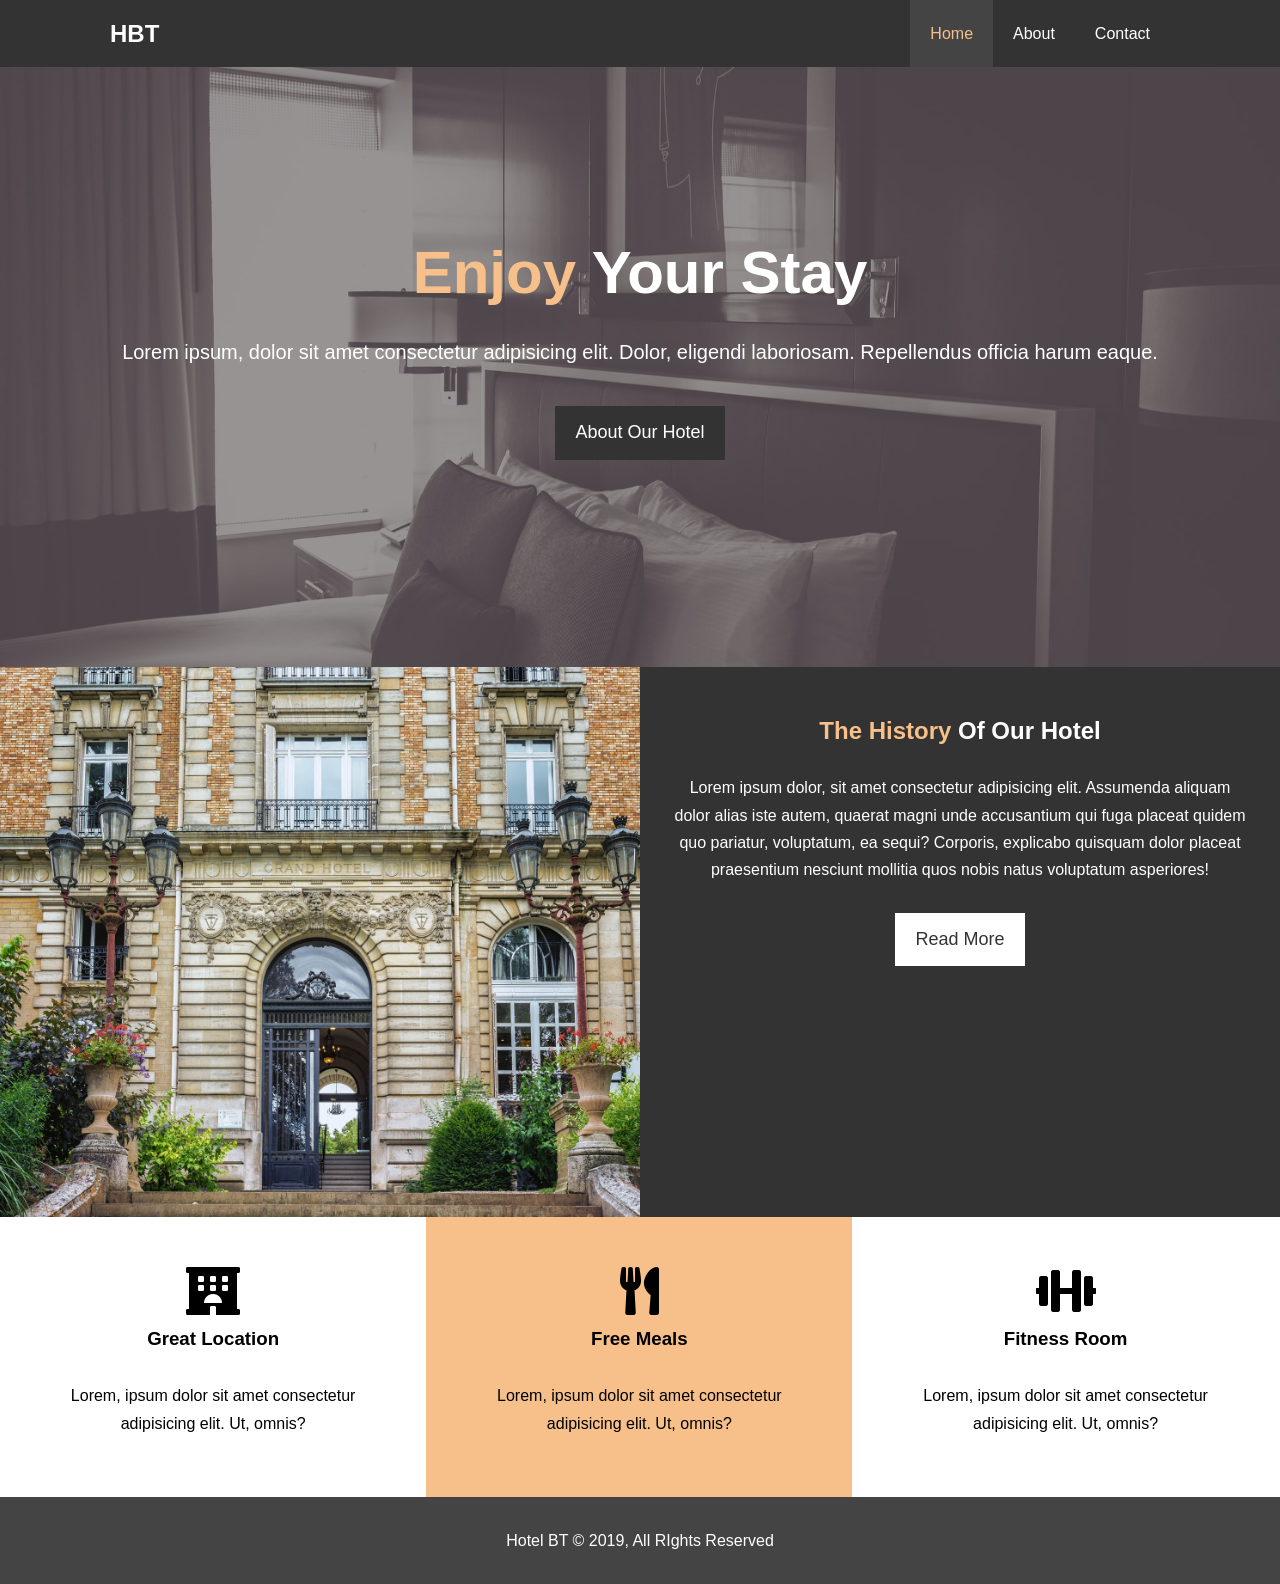
<file: hotel_website/index.html>
<!DOCTYPE html>
<html lang="en">
<head>
    <meta charset="UTF-8">
    <meta name="viewport" content="width=device-width, initial-scale=1.0">
    <title>Document</title>
    <link rel="stylesheet" href="./css/main.css">
    <link rel="stylesheet" href="./css/mobile.css" media="screen and (max-width: 768px)">
    <link rel="stylesheet" href="https://use.fontawesome.com/releases/v5.15.1/css/all.css" integrity="sha384-vp86vTRFVJgpjF9jiIGPEEqYqlDwgyBgEF109VFjmqGmIY/Y4HV4d3Gp2irVfcrp" crossorigin="anonymous">
</head>
<body>
    <header>
        <nav class="navbar">
            <div class="container">
                <h1 class="logo"><a href="">HBT</a></h1>
                <ul>
                    <li><a class="currect" href="">Home</a></li>
                    <li><a href="about.html">About</a></li>
                    <li><a href="contact.html">Contact</a></li>
                </ul>
            </div>
        </nav>

        <div id="showcase">
            <div class="container">
                <div class="showcase-container">
                    <h1><strong class="primary-text">Enjoy </strong>Your Stay</h1>
                    <p class="lead">Lorem ipsum, dolor sit amet consectetur adipisicing elit. Dolor, eligendi laboriosam. Repellendus officia harum eaque.</p>
                    <a class="btn" href="">About Our Hotel</a>
                </div>
            </div>
        </div>
    </header>

    <section id="home-info">
        <div class="info-img"></div>
        <div class="info-content">
            <h2><strong class="primary-text">The History </strong>Of Our Hotel</h2>
            <p>Lorem ipsum dolor, sit amet consectetur adipisicing elit. Assumenda aliquam dolor alias iste autem, quaerat magni unde accusantium qui fuga placeat quidem quo pariatur, voluptatum, ea sequi? Corporis, explicabo quisquam dolor placeat praesentium nesciunt mollitia quos nobis natus voluptatum asperiores!</p>
            <a class="btn" href="">Read More</a>
        </div>
    </section>


    <section id="features">
        <div class="box">
            <i class="fas fa-hotel fa-3x"></i>
            <h3>Great Location</h3>
            <p>Lorem, ipsum dolor sit amet consectetur adipisicing elit. Ut, omnis?</p>
        </div>
        <div class="box bg-primary">
            <i class="fas fa-utensils fa-3x"></i>
            <h3>Free Meals</h3>
            <p>Lorem, ipsum dolor sit amet consectetur adipisicing elit. Ut, omnis?</p>
        </div>
        <div class="box">
            <i class="fas fa-dumbbell fa-3x"></i>
            <h3>Fitness Room</h3>
            <p>Lorem, ipsum dolor sit amet consectetur adipisicing elit. Ut, omnis?</p>
        </div>
    </section>

    <div class="clr"></div>

    <footer id="main-footer">
        <p>Hotel BT © 2019, All RIghts Reserved</p>
    </footer>


    

</body>
</html
</file>
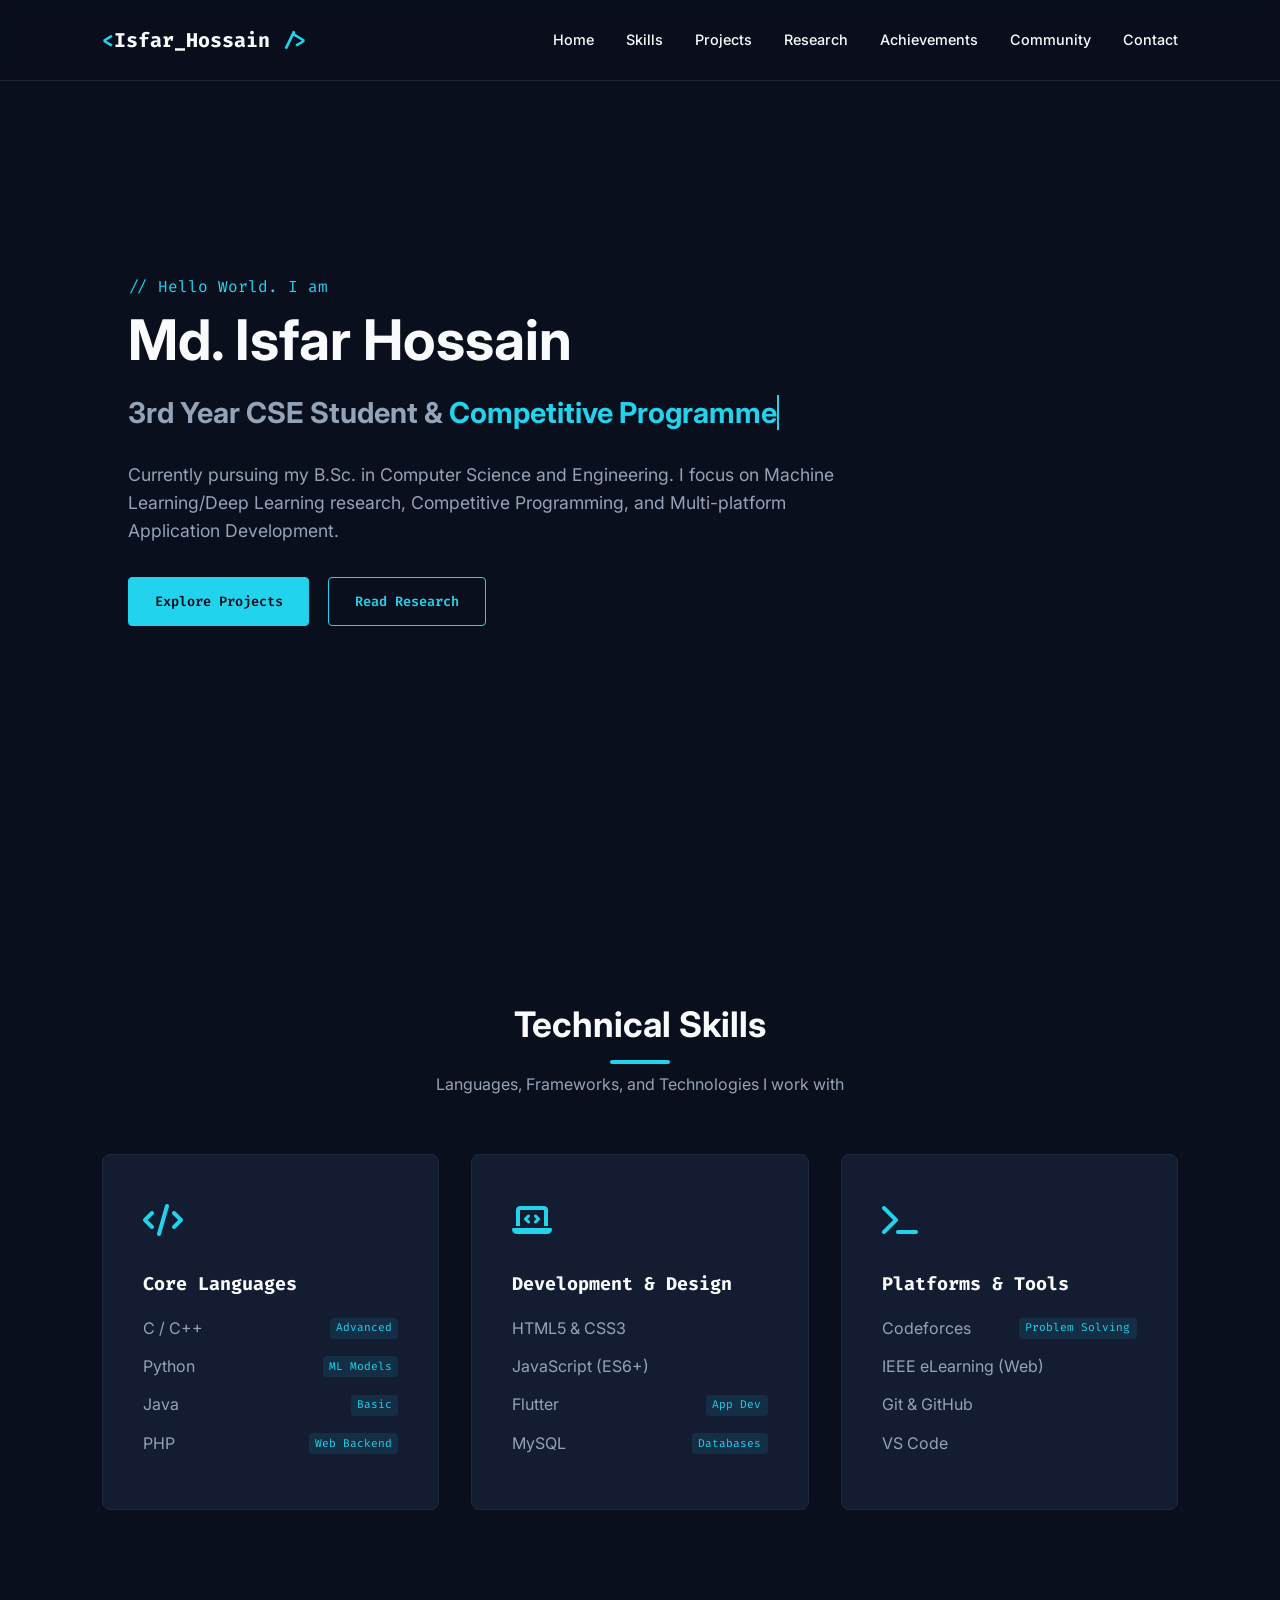
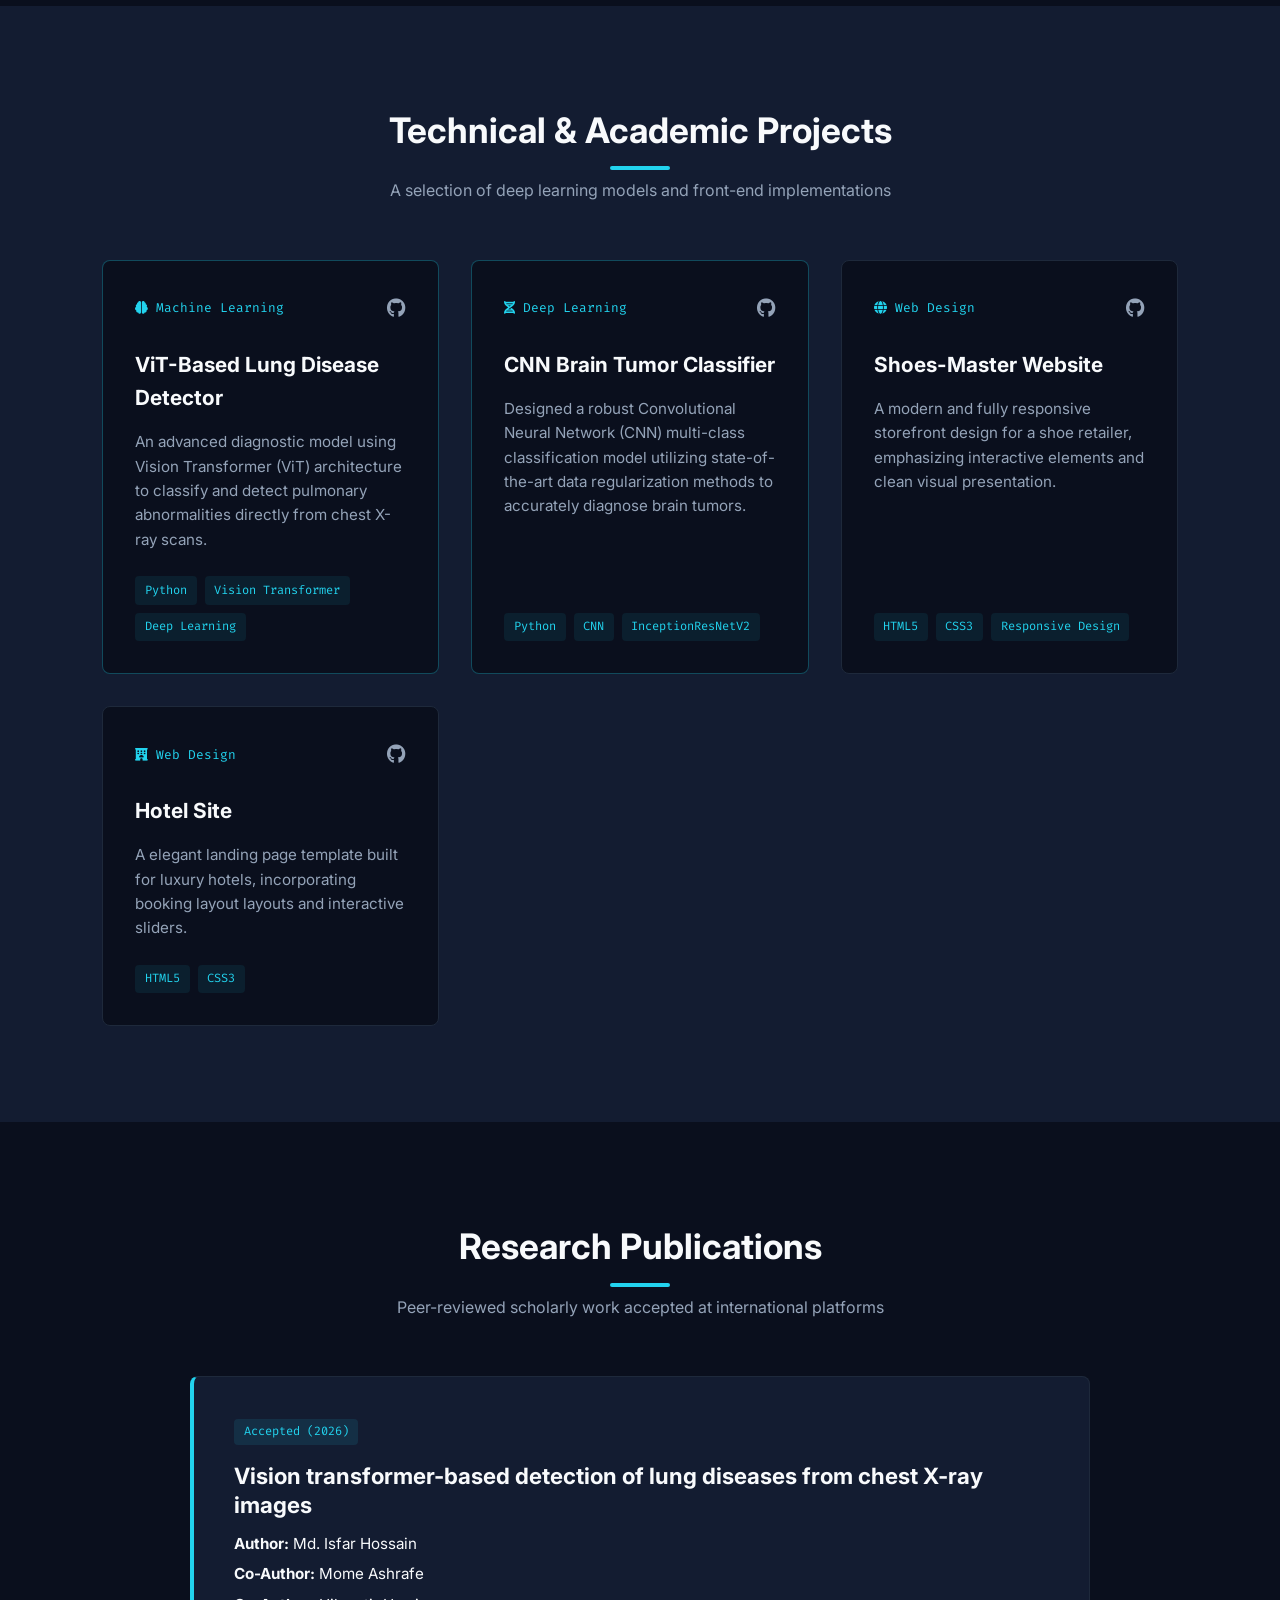
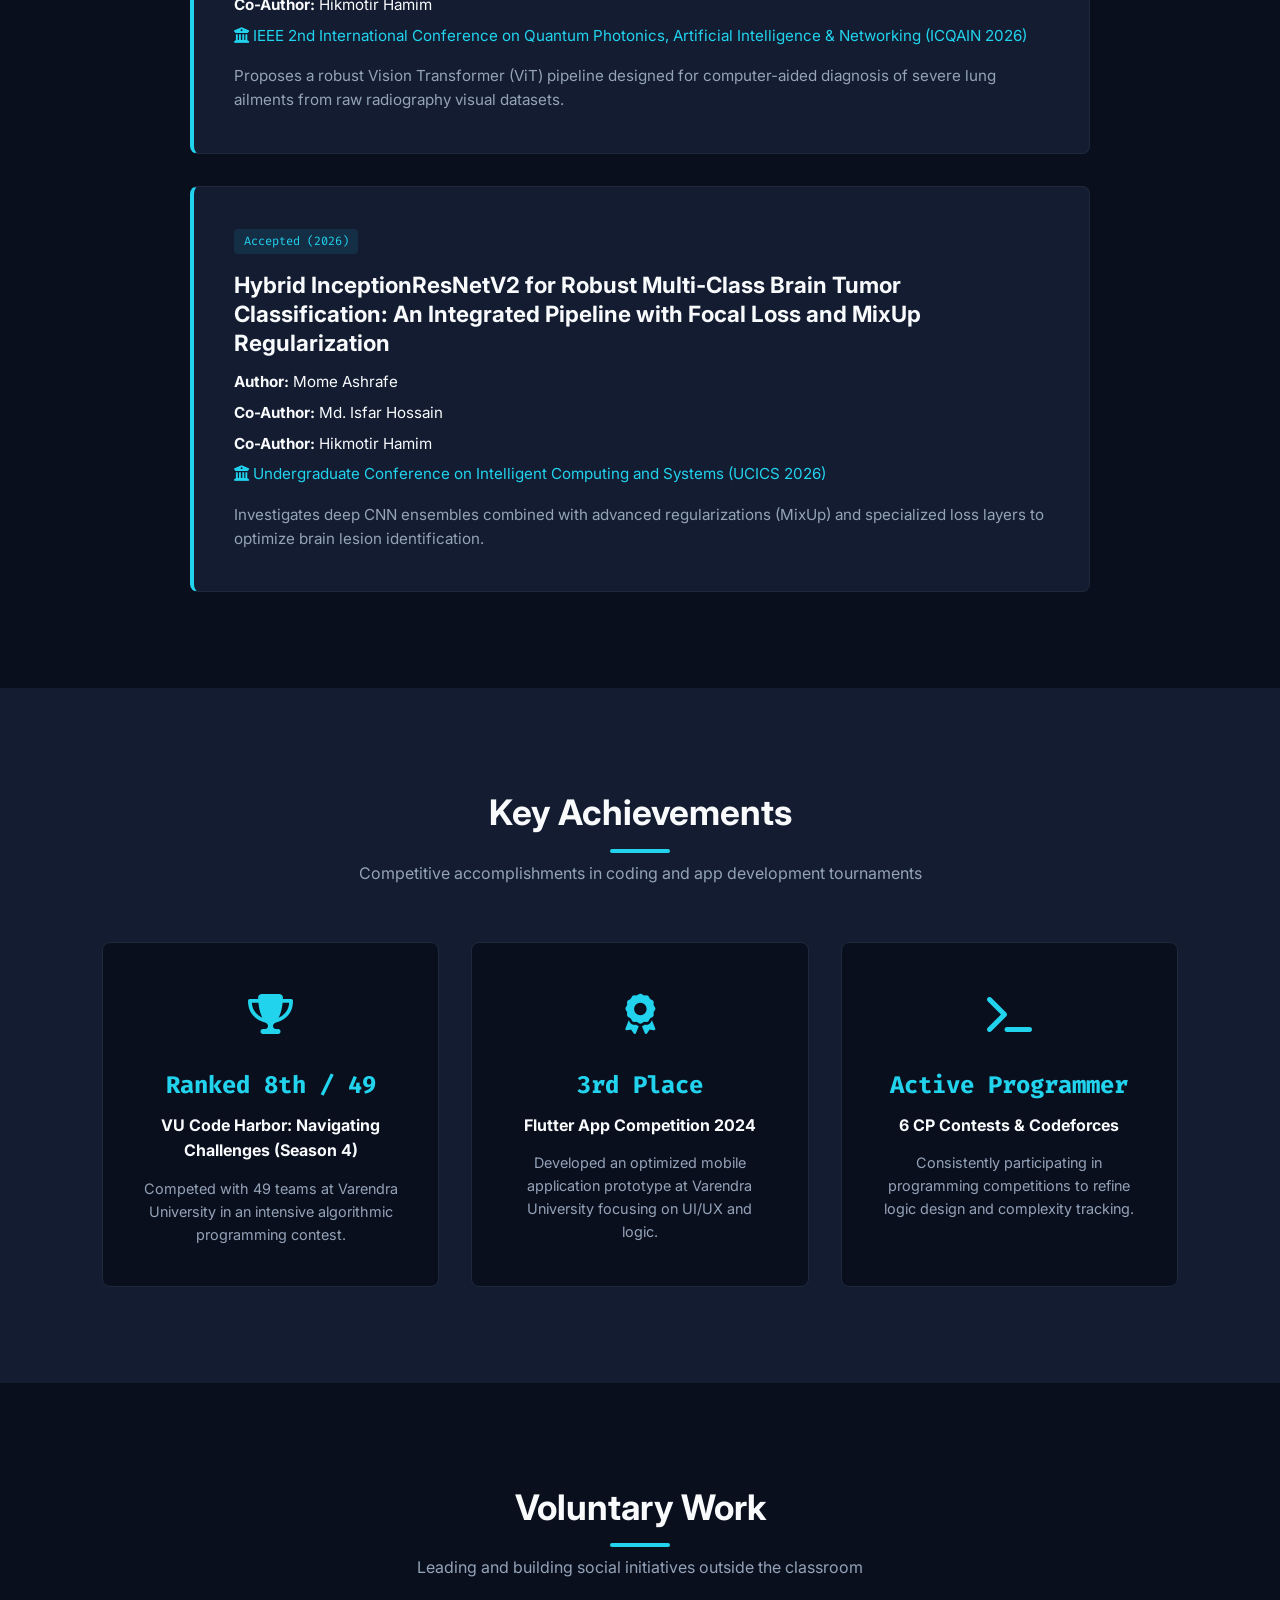
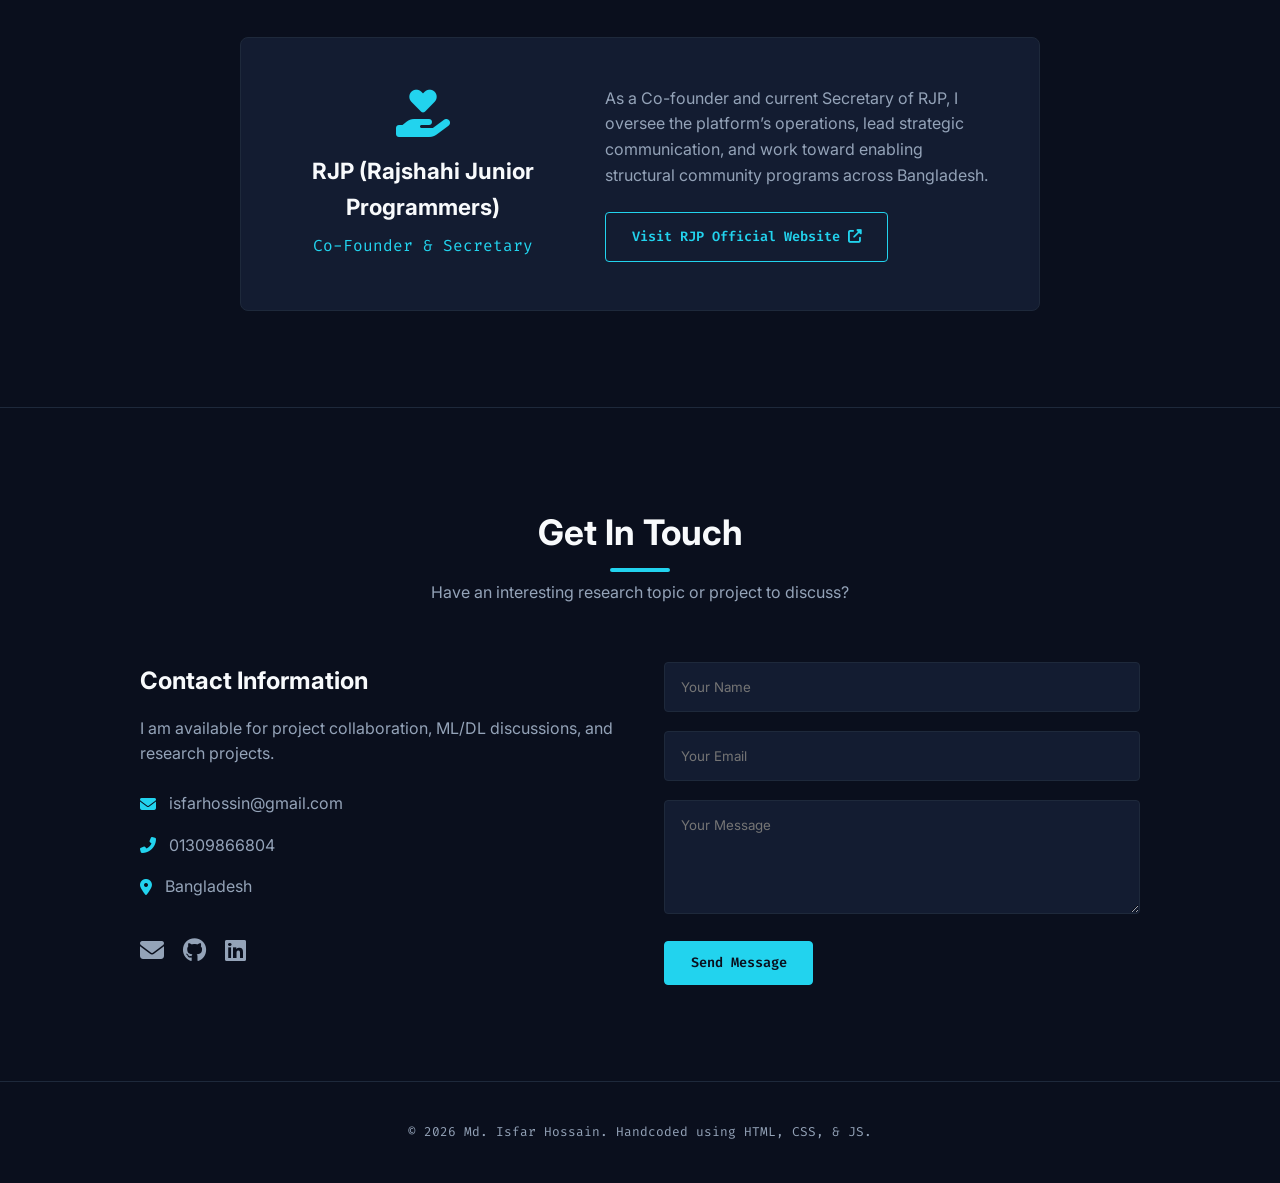
<file: Portfolio/index.html>
<!DOCTYPE html>
<html lang="en">
<head>
    <meta charset="UTF-8">
    <meta name="viewport" content="width=device-width, initial-scale=1.0">
    <title>Md. Isfar Hossain | CSE Portfolio</title>
    <!-- CSS Stylesheet -->
    <link rel="stylesheet" href="style.css">
    <!-- Font Awesome for Icons -->
    <link rel="stylesheet" href="https://cdnjs.cloudflare.com/ajax/libs/font-awesome/6.4.0/css/all.min.css">
    <!-- Google Fonts -->
    <link rel="preconnect" href="https://fonts.googleapis.com">
    <link rel="preconnect" href="https://fonts.gstatic.com" crossorigin>
    <link href="https://fonts.googleapis.com/css2?family=Fira+Code:wght@400;500;700&family=Inter:wght@300;400;600;700&display=swap" rel="stylesheet">
</head>
<body>

    <!-- Header / Navbar -->
    <header>
        <div class="logo">
            <span class="bracket">&lt;</span>Isfar_Hossain<span class="bracket"> /&gt;</span>
        </div>
        <nav>
            <ul class="nav-links">
                <li><a href="#home">Home</a></li>
                <li><a href="#skills">Skills</a></li>
                <li><a href="#projects">Projects</a></li>
                <li><a href="#publications">Research</a></li>
                <li><a href="#achievements">Achievements</a></li>
                <li><a href="#voluntary">Community</a></li>
                <li><a href="#contact">Contact</a></li>
            </ul>
            <div class="menu-btn">
                <i class="fas fa-bars"></i>
            </div>
        </nav>
    </header>

    <!-- Home / Hero Section -->
    <section id="home" class="hero">
        <div class="hero-content">
            <p class="terminal-prefix">// Hello World. I am</p>
            <h1>Md. Isfar Hossain</h1>
            <h2>3rd Year CSE Student & <span class="typing-text"></span></h2>
            <p class="hero-description">
                Currently pursuing my B.Sc. in Computer Science and Engineering. I focus on Machine Learning/Deep Learning research, Competitive Programming, and Multi-platform Application Development.
            </p>
            <div class="cta-buttons">
                <a href="#projects" class="btn primary-btn">Explore Projects</a>
                <a href="#publications" class="btn secondary-btn">Read Research</a>
            </div>
        </div>
    </section>

    <!-- Technical Skills Section -->
    <section id="skills" class="skills-section">
        <div class="section-header">
            <h2>Technical Skills</h2>
            <p>Languages, Frameworks, and Technologies I work with</p>
        </div>
        <div class="skills-grid">
            <div class="skill-card">
                <div class="skill-icon"><i class="fas fa-code"></i></div>
                <h3>Core Languages</h3>
                <ul>
                    <li>C / C++ <span class="badge">Advanced</span></li>
                    <li>Python <span class="badge">ML Models</span></li>
                    <li>Java <span class="badge">Basic</span></li>
                    <li>PHP <span class="badge">Web Backend</span></li>
                </ul>
            </div>
            <div class="skill-card">
                <div class="skill-icon"><i class="fas fa-laptop-code"></i></div>
                <h3>Development & Design</h3>
                <ul>
                    <li>HTML5 & CSS3</li>
                    <li>JavaScript (ES6+)</li>
                    <li>Flutter <span class="badge">App Dev</span></li>
                    <li>MySQL <span class="badge">Databases</span></li>
                </ul>
            </div>
            <div class="skill-card">
                <div class="skill-icon"><i class="fas fa-terminal"></i></div>
                <h3>Platforms & Tools</h3>
                <ul>
                    <li>Codeforces <span class="badge">Problem Solving</span></li>
                    <li>IEEE eLearning (Web)</li>
                    <li>Git & GitHub</li>
                    <li>VS Code</li>
                </ul>
            </div>
        </div>
    </section>

    <!-- Projects Section -->
    <section id="projects" class="projects-section">
        <div class="section-header">
            <h2>Technical & Academic Projects</h2>
            <p>A selection of deep learning models and front-end implementations</p>
        </div>
        <div class="projects-grid">
            <!-- Machine Learning Project 1 -->
            <div class="project-card featured">
                <div class="project-header">
                    <span class="project-type"><i class="fas fa-brain"></i> Machine Learning</span>
                    <div class="project-links">
                        <a href="https://github.com/Isfar-Hossain/Python-Model/tree/main/ViT-Based%20Lung%20Disease%20Detector" target="_blank"><i class="fab fa-github"></i></a>
                    </div>
                </div>
                <h3>ViT-Based Lung Disease Detector</h3>
                <p>An advanced diagnostic model using Vision Transformer (ViT) architecture to classify and detect pulmonary abnormalities directly from chest X-ray scans.</p>
                <div class="project-tags">
                    <span>Python</span>
                    <span>Vision Transformer</span>
                    <span>Deep Learning</span>
                </div>
            </div>

            <!-- Machine Learning Project 2 -->
            <div class="project-card featured">
                <div class="project-header">
                    <span class="project-type"><i class="fas fa-dna"></i> Deep Learning</span>
                    <div class="project-links">
                        <a href="#" target="_blank"><i class="fab fa-github"></i></a>
                    </div>
                </div>
                <h3>CNN Brain Tumor Classifier</h3>
                <p>Designed a robust Convolutional Neural Network (CNN) multi-class classification model utilizing state-of-the-art data regularization methods to accurately diagnose brain tumors.</p>
                <div class="project-tags">
                    <span>Python</span>
                    <span>CNN</span>
                    <span>InceptionResNetV2</span>
                </div>
            </div>

            <!-- Web Project 1 -->
            <div class="project-card">
                <div class="project-header">
                    <span class="project-type"><i class="fas fa-globe"></i> Web Design</span>
                    <div class="project-links">
                        <a href="https://github.com/Isfar-Hossain/Web-develepmen-Project/tree/main/shoes-master" target="_blank"><i class="fab fa-github"></i></a>
                    </div>
                </div>
                <h3>Shoes-Master Website</h3>
                <p>A modern and fully responsive storefront design for a shoe retailer, emphasizing interactive elements and clean visual presentation.</p>
                <div class="project-tags">
                    <span>HTML5</span>
                    <span>CSS3</span>
                    <span>Responsive Design</span>
                </div>
            </div>

            <!-- Web Project 2 -->
            <div class="project-card">
                <div class="project-header">
                    <span class="project-type"><i class="fas fa-hotel"></i> Web Design</span>
                    <div class="project-links">
                        <a href="https://github.com/Isfar-Hossain/Web-develepmen-Project/tree/main/hotel_website" target="_blank"><i class="fab fa-github"></i></a>
                    </div>
                </div>
                <h3>Hotel Site</h3>
                <p>A elegant landing page template built for luxury hotels, incorporating booking layout layouts and interactive sliders.</p>
                <div class="project-tags">
                    <span>HTML5</span>
                    <span>CSS3</span>
                </div>
            </div>
        </div>
    </section>

    <!-- Research Publications Section -->
    <section id="publications" class="publications-section">
        <div class="section-header">
            <h2>Research Publications</h2>
            <p>Peer-reviewed scholarly work accepted at international platforms</p>
        </div>
        <div class="publications-list">
            <!-- Paper 1 -->
            <div class="pub-card">
                <div class="pub-badge">Accepted (2026)</div>
                <h3>Vision transformer-based detection of lung diseases from chest X-ray images</h3>
                <p class="pub-meta"><strong>Author:</strong> Md. Isfar Hossain</p>
                <p class="pub-meta"><strong>Co-Author:</strong> Mome Ashrafe</p>
                <p class="pub-meta"><strong>Co-Author:</strong> Hikmotir Hamim</p>
                <p class="pub-venue"><i class="fas fa-university"></i> IEEE 2nd International Conference on Quantum Photonics, Artificial Intelligence & Networking (ICQAIN 2026)</p>
                <p class="pub-desc">Proposes a robust Vision Transformer (ViT) pipeline designed for computer-aided diagnosis of severe lung ailments from raw radiography visual datasets.</p>
            </div>

            <!-- Paper 2 -->
            <div class="pub-card">
                <div class="pub-badge">Accepted (2026)</div>
                <h3>Hybrid InceptionResNetV2 for Robust Multi-Class Brain Tumor Classification: An Integrated Pipeline with Focal Loss and MixUp Regularization</h3>
                <p class="pub-meta"><strong>Author:</strong> Mome Ashrafe</p>
                <p class="pub-meta"><strong>Co-Author:</strong> Md. Isfar Hossain</p>
                <p class="pub-meta"><strong>Co-Author:</strong> Hikmotir Hamim</p>
                <p class="pub-venue"><i class="fas fa-university"></i> Undergraduate Conference on Intelligent Computing and Systems (UCICS 2026)</p>
                <p class="pub-desc">Investigates deep CNN ensembles combined with advanced regularizations (MixUp) and specialized loss layers to optimize brain lesion identification.</p>
            </div>
        </div>
    </section>

    <!-- Achievements & Contests Section -->
    <section id="achievements" class="achievements-section">
        <div class="section-header">
            <h2>Key Achievements</h2>
            <p>Competitive accomplishments in coding and app development tournaments</p>
        </div>
        <div class="achievements-grid">
            <div class="achievement-card">
                <div class="ach-icon"><i class="fas fa-trophy"></i></div>
                <h3>Ranked 8th / 49</h3>
                <p class="ach-title">VU Code Harbor: Navigating Challenges (Season 4)</p>
                <p class="ach-detail">Competed with 49 teams at Varendra University in an intensive algorithmic programming contest.</p>
            </div>
            <div class="achievement-card">
                <div class="ach-icon"><i class="fas fa-award"></i></div>
                <h3>3rd Place</h3>
                <p class="ach-title">Flutter App Competition 2024</p>
                <p class="ach-detail">Developed an optimized mobile application prototype at Varendra University focusing on UI/UX and logic.</p>
            </div>
            <div class="achievement-card">
                <div class="ach-icon"><i class="fas fa-terminal"></i></div>
                <h3>Active Programmer</h3>
                <p class="ach-title">6 CP Contests & Codeforces</p>
                <p class="ach-detail">Consistently participating in programming competitions to refine logic design and complexity tracking.</p>
            </div>
        </div>
    </section>

    <!-- Voluntary Work / Community Section -->
    <section id="voluntary" class="voluntary-section">
        <div class="section-header">
            <h2>Voluntary Work</h2>
            <p>Leading and building social initiatives outside the classroom</p>
        </div>
        <div class="voluntary-content">
            <div class="vol-brand">
                <i class="fas fa-hand-holding-heart"></i>
                <h3>RJP (Rajshahi Junior Programmers)</h3>
                <p class="role">Co-Founder & Secretary</p>
            </div>
            <div class="vol-desc">
                <p>As a Co-founder and current Secretary of RJP, I oversee the platform’s operations, lead strategic communication, and work toward enabling structural community programs across Bangladesh.</p>
                <a href="https://www.rjpbd.org/" target="_blank" class="btn secondary-btn vol-link">Visit RJP Official Website <i class="fas fa-external-link-alt"></i></a>
            </div>
        </div>
    </section>

    <!-- Contact Section -->
    <section id="contact" class="contact-section">
        <div class="section-header">
            <h2>Get In Touch</h2>
            <p>Have an interesting research topic or project to discuss?</p>
        </div>
        <div class="contact-container">
            <div class="contact-info">
                <h3>Contact Information</h3>
                <p>I am available for project collaboration, ML/DL discussions, and research projects.</p>
                <div class="contact-details">
                    <p><i class="fas fa-envelope"></i> <a href="mailto:isfarhossin@gmail.com">isfarhossin@gmail.com</a></p>
                    <p><i class="fas fa-phone-alt"></i> <a href="tel:01309866804">01309866804</a></p>
                    <p><i class="fas fa-map-marker-alt"></i> Bangladesh</p>
                </div>
                <div class="social-links">
                    <a href="mailto:isfarhossin@gmail.com"><i class="fas fa-envelope"></i></a>
                    <a href="https://github.com/Isfar-Hossain" target="_blank"><i class="fab fa-github"></i></a>
                    <a href="https://www.linkedin.com/in/mohammad-isfar-hossain-151a493b7/" target="_blank"><i class="fab fa-linkedin"></i></a>
                </div>
            </div>
            <div class="contact-form-container">
                <form action="#" class="contact-form">
                    <div class="form-group">
                        <input type="text" placeholder="Your Name" required>
                    </div>
                    <div class="form-group">
                        <input type="email" placeholder="Your Email" required>
                    </div>
                    <div class="form-group">
                        <textarea placeholder="Your Message" rows="5" required></textarea>
                    </div>
                    <button type="submit" class="btn primary-btn send-btn">Send Message</button>
                </form>
            </div>
        </div>
    </section>

    <!-- Footer -->
    <footer>
        <p>&copy; 2026 Md. Isfar Hossain. Handcoded using HTML, CSS, & JS.</p>
    </footer>

    <!-- JavaScript File -->
    <script src="script.js"></script>
</body>
</html>
</file>
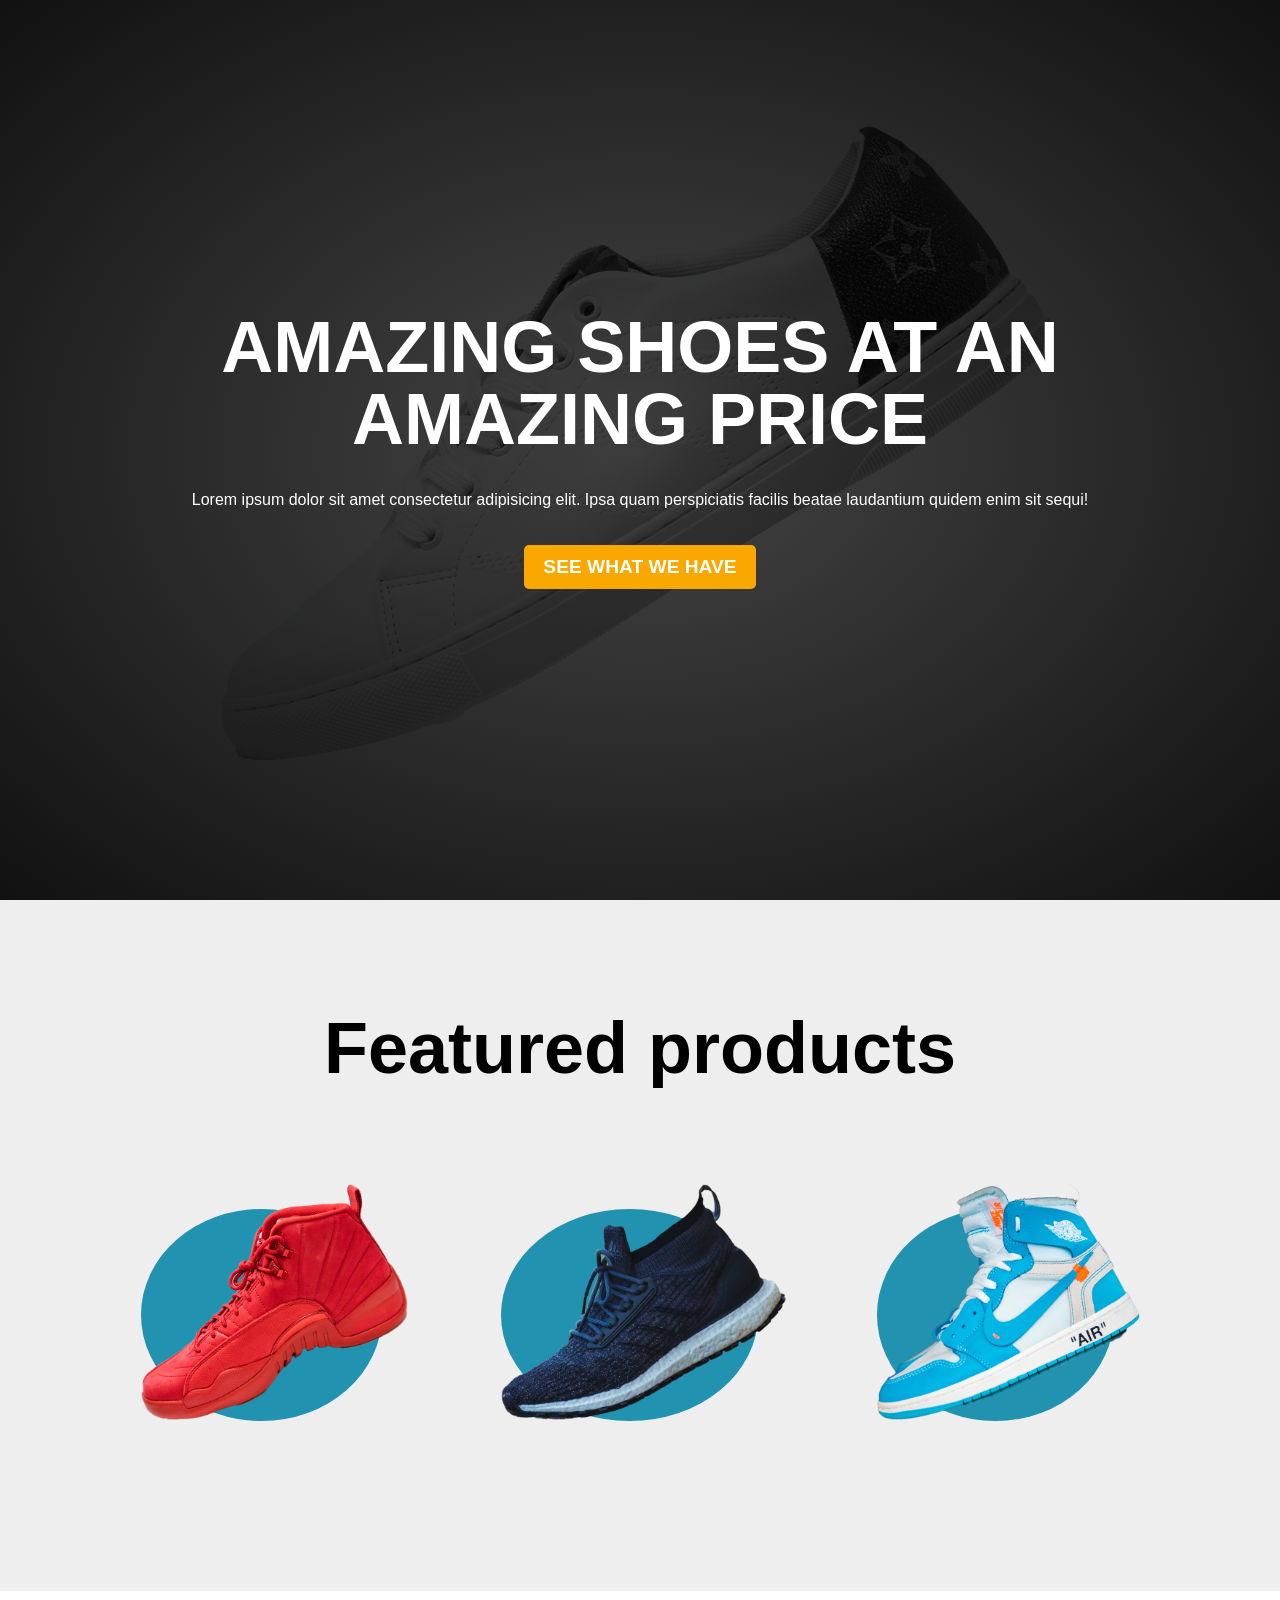
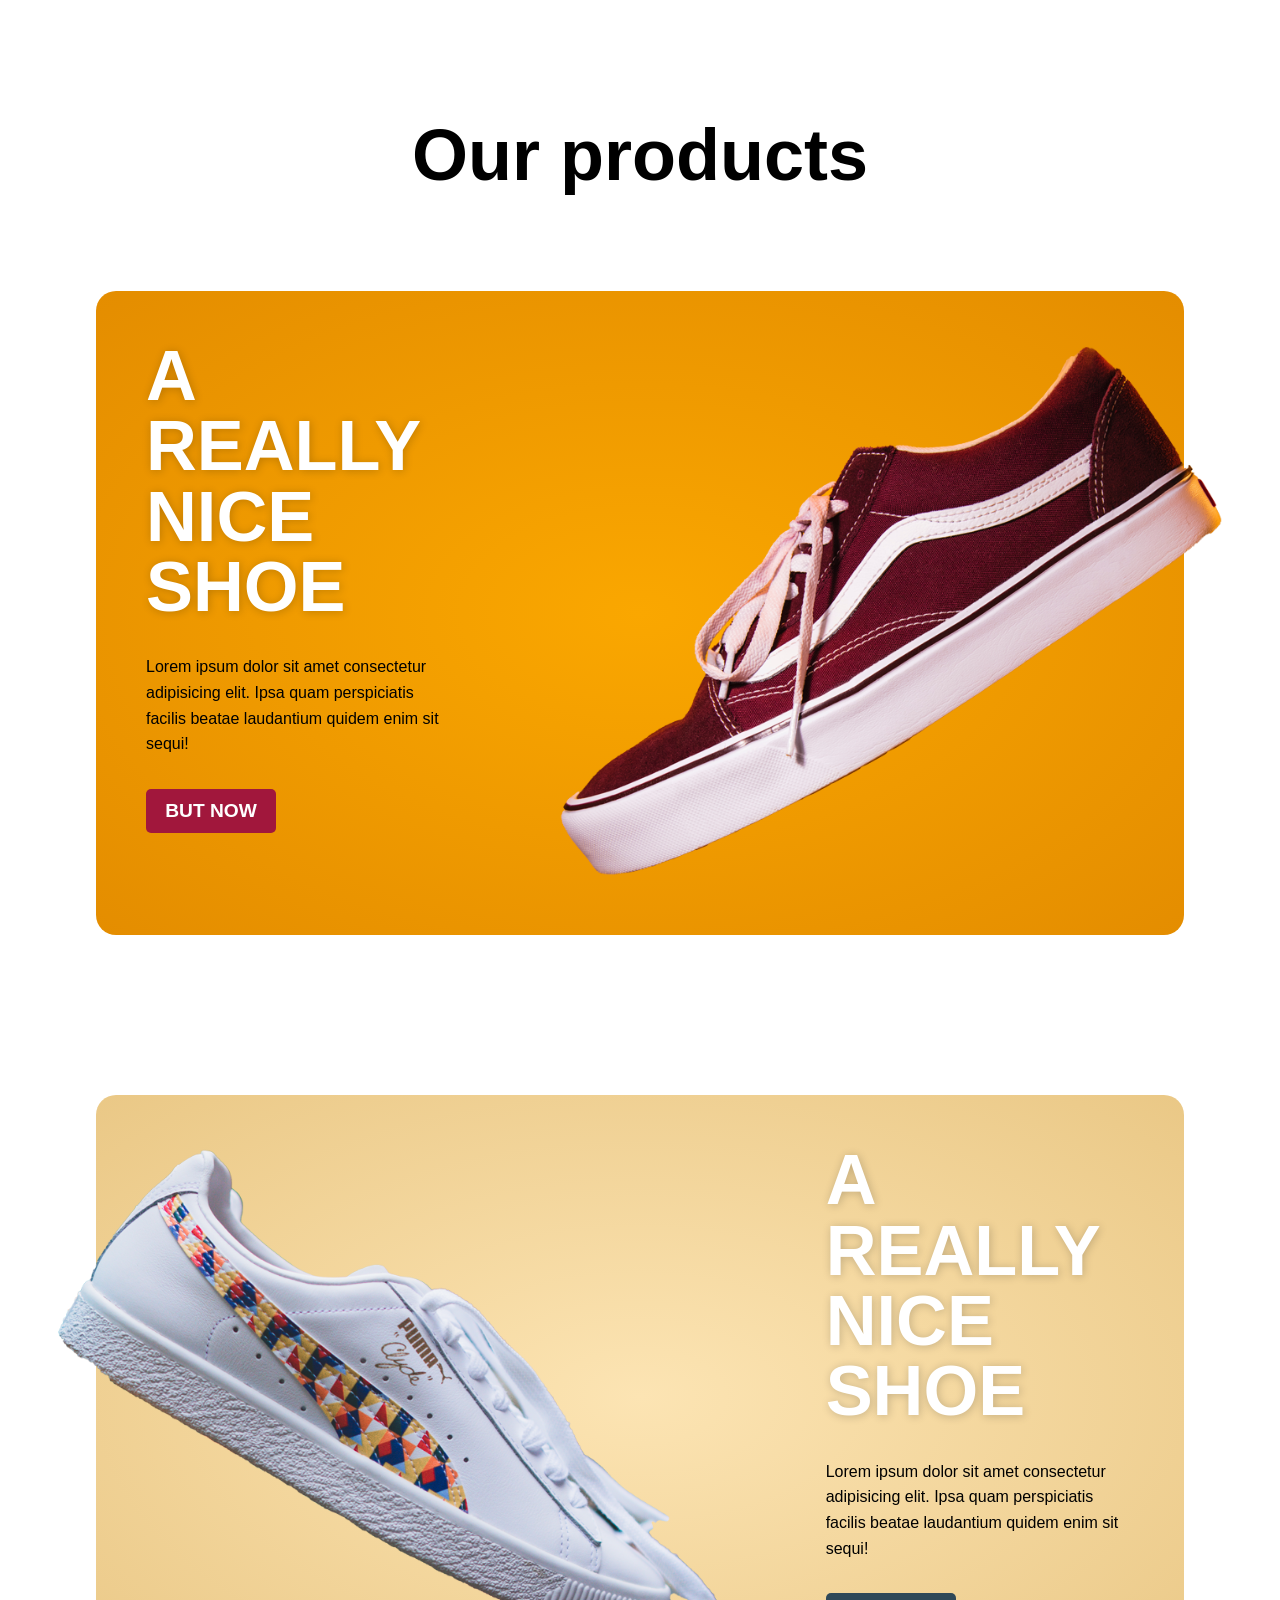
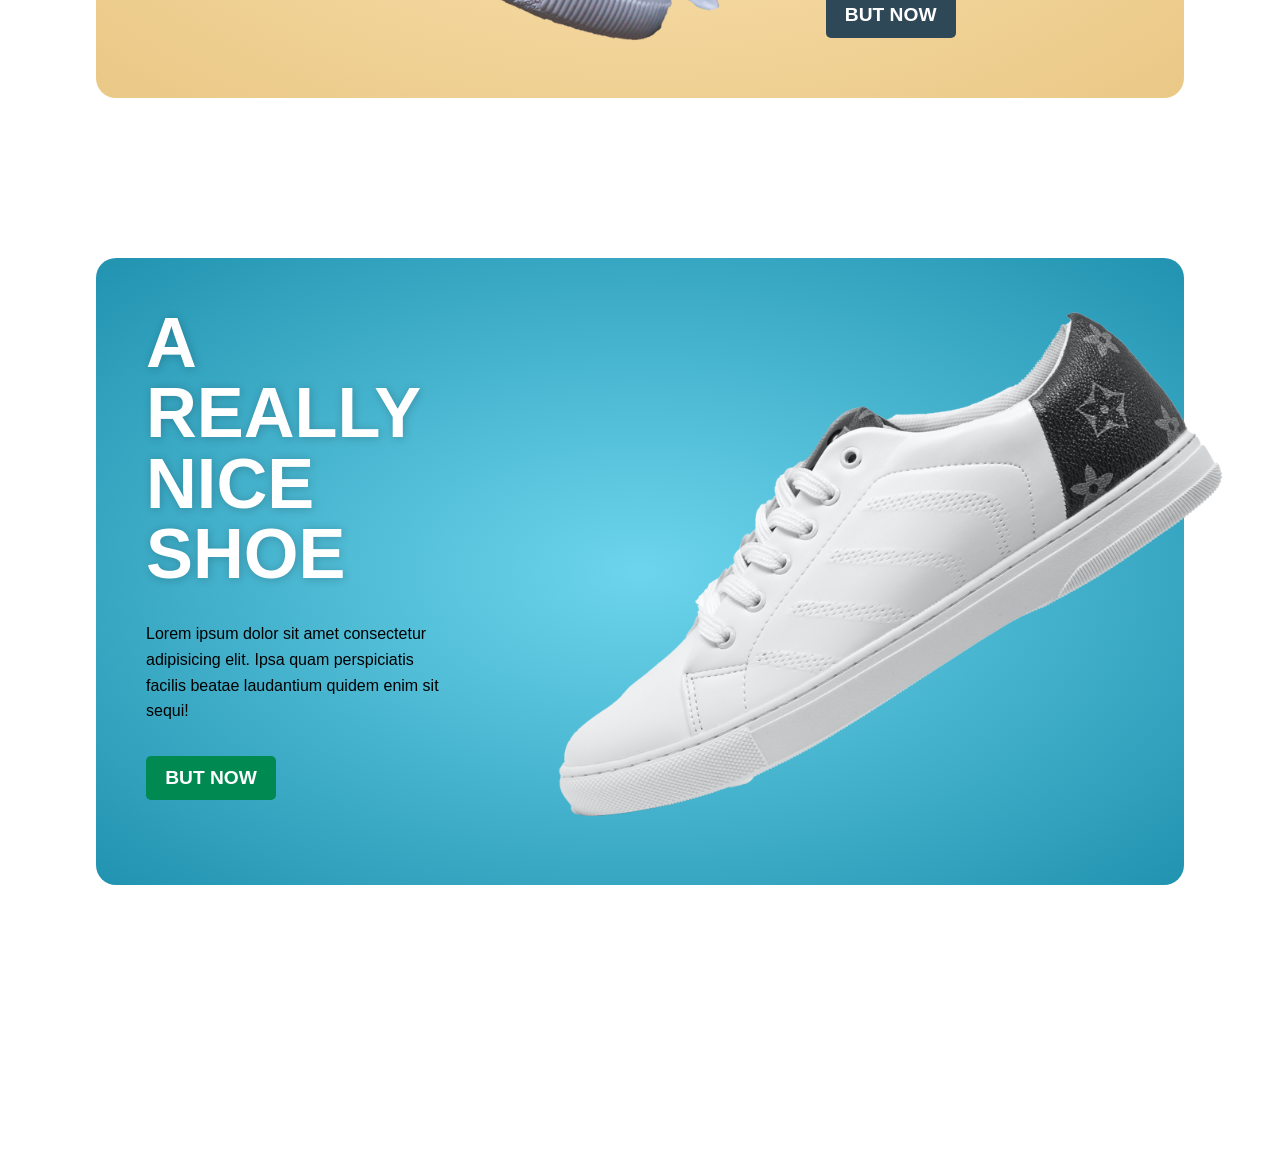
<file: shoes-master/index.html>
<!DOCTYPE html>
<html lang="en">
<head>
    <meta charset="UTF-8">
    <meta http-equiv="X-UA-Compatible" content="IE=edge">
    <meta name="viewport" content="width=device-width, initial-scale=1.0">
    <link rel="stylesheet" href="./css/style.css">
    <link rel="stylesheet" media="max-width()" href="">
    <title>Document</title>
</head>
<body>
    <header id="hero">
        <div class="hero-container">
            <h1 class="primary-title">amazing shoes at an amazing price</h1>
            <p>Lorem ipsum dolor sit amet consectetur adipisicing elit. Ipsa quam perspiciatis facilis beatae laudantium quidem enim sit sequi!</p>
            <a href="#hero" class="btn btn-yellow">see what we have</a>
        </div>
    </header>

    <section id="featured">
        <div class="container">
            <h2 class="text-primary">Featured products</h2>
            <div class="itmes">
              <a href="#hero">
                  <img src="./img/shoe-4.png" alt="">
                  <p class="featured-details"><span class="price">$99</span> shoe name</p>
                </a>
              <a href="#hero">
                  <img src="./img/shoe-5.png" alt="">
                  <p class="featured-details"><span class="price">$99</span> shoe name</p>
                </a>  
              <a href="#hero">
                  <img src="./img/shoe-6.png" alt="">
                  <p class="featured-details"><span class="price">$99</span> shoe name</p>
                </a>    
            </div>
        </div>
    </section>

    <section id="products">
        <div class="container">
            <h2 class="text-primary"> Our products</h2>
            <div class="items">
                <div class="item item-1">
                    <div class="about-shoe">
                        <h1 class="products-title">A really nice shoe</h1>
                        <p>Lorem ipsum dolor sit amet consectetur adipisicing elit. Ipsa quam perspiciatis facilis beatae laudantium quidem enim sit sequi!</p>
                        <a href="#hero" class="btn">but now</a>
                    </div>
                    <div class="img">
                        <img src="./img/shoe-1.png" alt="">
                    </div>
                </div>
                <div class="item item-2">
                    <div class="about-shoe">
                        <h1 class="products-title">A really nice shoe</h1>
                        <p>Lorem ipsum dolor sit amet consectetur adipisicing elit. Ipsa quam perspiciatis facilis beatae laudantium quidem enim sit sequi!</p>
                        <a href="#hero" class="btn">but now</a>
                    </div>
                    <div class="img">
                        <img src="./img/shoe-2.png" alt="">
                    </div>
                </div>
                <div class="item item-3">
                    <div class="about-shoe">
                        <h1 class="products-title">A really nice shoe</h1>
                        <p>Lorem ipsum dolor sit amet consectetur adipisicing elit. Ipsa quam perspiciatis facilis beatae laudantium quidem enim sit sequi!</p>
                        <a href="#hero" class="btn">but now</a>
                    </div>
                    <div class="img">
                        <img src="./img/shoe-3.png" alt="">
                    </div>
                </div>
            </div>
        </div>
    </section>

</body>
</html>
</file>
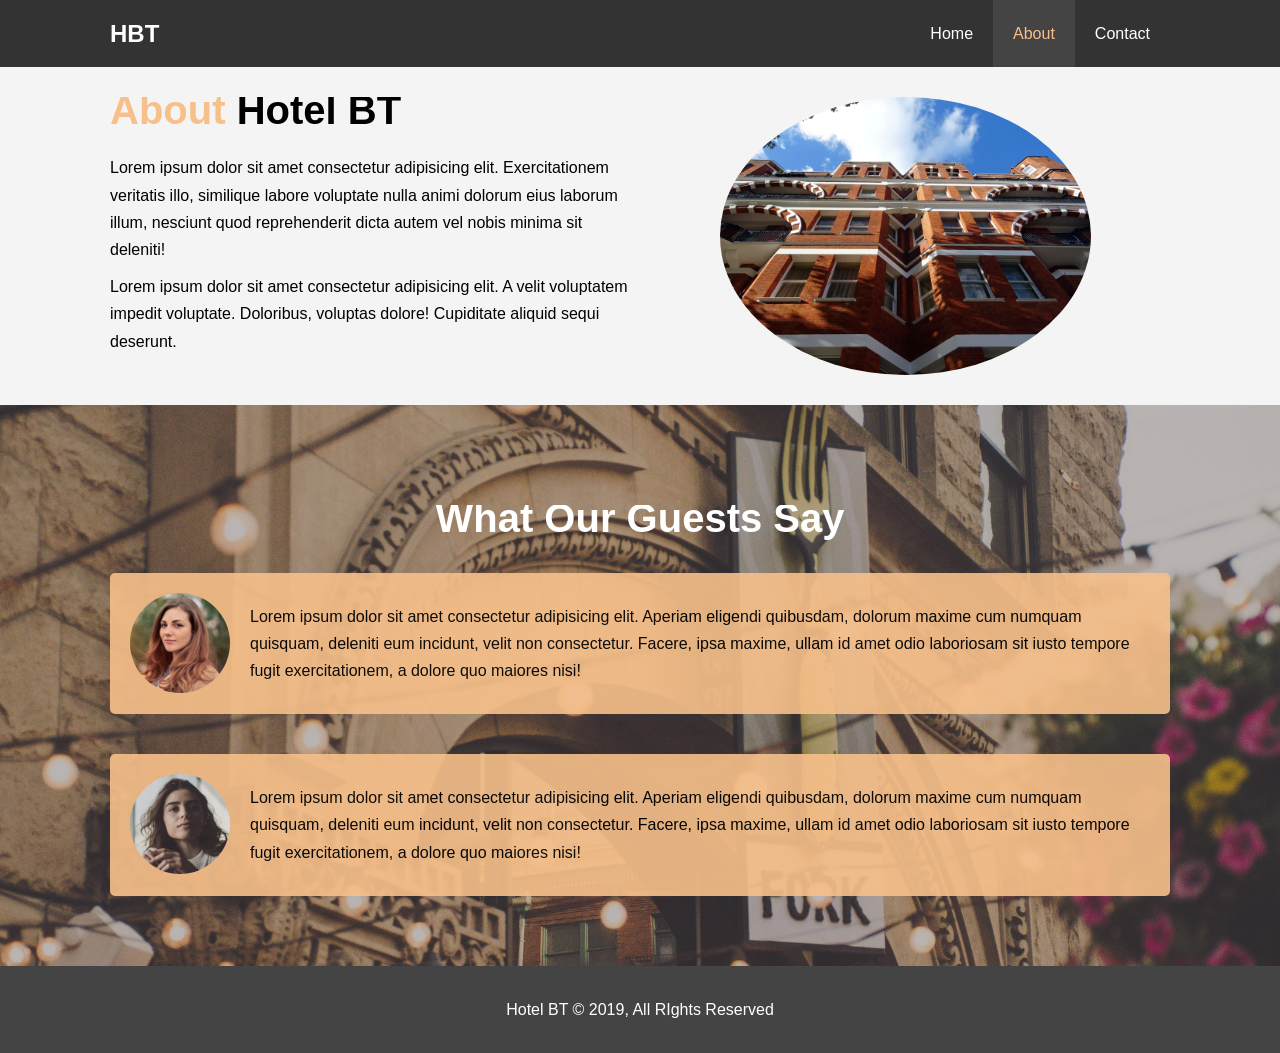
<file: hotel_website/about.html>
<!DOCTYPE html>
<html lang="en">
<head>
    <meta charset="UTF-8">
    <meta name="viewport" content="width=device-width, initial-scale=1.0">
    <title>Document</title>
    <link rel="stylesheet" href="./css/main.css">
    <link rel="stylesheet" href="./css/mobile.css" media="screen and (max-width: 768px)">
    <link rel="stylesheet" href="https://use.fontawesome.com/releases/v5.15.1/css/all.css" integrity="sha384-vp86vTRFVJgpjF9jiIGPEEqYqlDwgyBgEF109VFjmqGmIY/Y4HV4d3Gp2irVfcrp" crossorigin="anonymous">
</head>
<body>
    <header>
        <nav class="navbar">
            <div class="container">
                <h1 class="logo"><a href="">HBT</a></h1>
                <ul>
                    <li><a href="index.html">Home</a></li>
                    <li><a class="currect" href="about.html">About</a></li>
                    <li><a href="contact.html">Contact</a></li>
                </ul>
            </div>
        </nav>
    </header>

    <section id="about-info" class="py-3">
        <div class="container">
            <div class="info-left">
                <h1 class="l-heading"><spam class="primary-text">About </spam>Hotel BT</h1>
                <p>Lorem ipsum dolor sit amet consectetur adipisicing elit. Exercitationem veritatis illo, similique labore voluptate nulla animi dolorum eius laborum illum, nesciunt quod reprehenderit dicta autem vel nobis minima sit deleniti!</p>
                <p>Lorem ipsum dolor sit amet consectetur adipisicing elit. A velit voluptatem impedit voluptate. Doloribus, voluptas dolore! Cupiditate aliquid sequi deserunt.</p>
            </div>
            <div class="info-right">
                <img src="./img/photo-2.jpg" alt="">
            </div>
        </div>
    </section>

    <div class="clr"></div>

    <section id="testimonials" class="py-3">
        <div class="container">
            <h2 class="l-heading">What Our Guests Say</h2>
            <div class="testimonial bg-primary">
                <img src="./img/person-1.jpg" alt="">
                <p>Lorem ipsum dolor sit amet consectetur adipisicing elit. Aperiam eligendi quibusdam, dolorum maxime cum numquam quisquam, deleniti eum incidunt, velit non consectetur. Facere, ipsa maxime, ullam id amet odio laboriosam sit iusto tempore fugit exercitationem, a dolore quo maiores nisi!</p>
            </div>
            <div class="testimonial bg-primary">
                <img src="./img/person-2.jpg" alt="">
                <p>Lorem ipsum dolor sit amet consectetur adipisicing elit. Aperiam eligendi quibusdam, dolorum maxime cum numquam quisquam, deleniti eum incidunt, velit non consectetur. Facere, ipsa maxime, ullam id amet odio laboriosam sit iusto tempore fugit exercitationem, a dolore quo maiores nisi!</p>
            </div>
        </div>
    </section>

    <footer id="main-footer">
        <p>Hotel BT © 2019, All RIghts Reserved</p>
    </footer>


    

</body>
</html
</file>
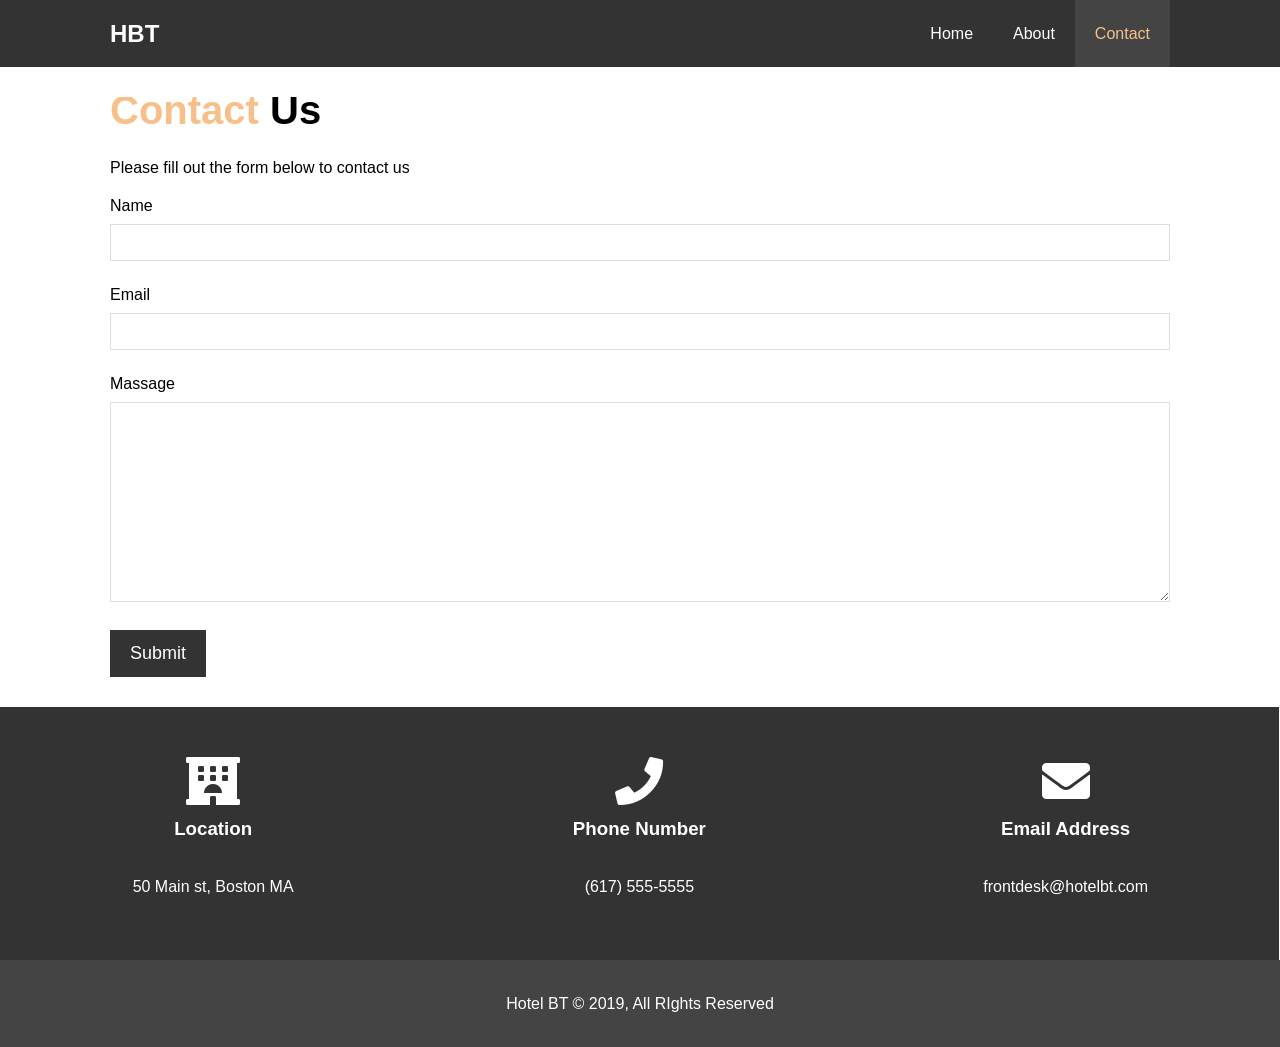
<file: hotel_website/contact.html>
<!DOCTYPE html>
<html lang="en">
<head>
    <meta charset="UTF-8">
    <meta name="viewport" content="width=device-width, initial-scale=1.0">
    <title>Document</title>
    <link rel="stylesheet" href="./css/main.css">
    <link rel="stylesheet" href="./css/mobile.css" media="screen and (max-width: 768px)">    
    <link rel="stylesheet" href="https://use.fontawesome.com/releases/v5.15.1/css/all.css" integrity="sha384-vp86vTRFVJgpjF9jiIGPEEqYqlDwgyBgEF109VFjmqGmIY/Y4HV4d3Gp2irVfcrp" crossorigin="anonymous">
</head>
<body>
    <header>
        <nav class="navbar">
            <div class="container">
                <h1 class="logo"><a href="">HBT</a></h1>
                <ul>
                    <li><a href="index.html">Home</a></li>
                    <li><a href="about.html">About</a></li>
                    <li><a class="currect" href="contact.html">Contact</a></li>
                </ul>
            </div>
        </nav>
    </header>

    <section id="contact-form" class="py-3">
        <div class="container">
            <h1 class="l-heading"><span class="primary-text">Contact </span>Us</h1>
            <p>Please fill out the form below to contact us</p>
            <form action="">
                <div class="form-group">
                    <label for="name">Name</label>
                    <input type="text" name="name" id="name">
                </div>
                <div class="form-group">
                    <label for="email">Email</label>
                    <input type="email" name="email" id="email">
                </div>
                <div class="form-group">
                    <label for="message">Massage</label>
                    <textarea name="massage" id="massage"></textarea>
                </div>
                <button type="submit" class="btn">Submit</button>
            </form>
        </div>
    </section>

    <section id="features bg-dark">
        <div class="box bg-dark">
            <i class="fas fa-hotel fa-3x"></i>
            <h3>Location</h3>
            <p>50 Main st, Boston MA</p>
        </div>
        <div class="box bg-dark">
            <i class="fas fa-phone fa-3x"></i>
            <h3>Phone Number</h3>
            <p>(617) 555-5555</p>
        </div>
        <div class="box bg-dark">
            <i class="fas fa-envelope fa-3x"></i>
            <h3>Email Address</h3>
            <p>frontdesk@hotelbt.com</p>
        </div>
    </sectio>

    <div class="clr"></div>

    <footer id="main-footer">
        <p>Hotel BT © 2019, All RIghts Reserved</p>
    </footer>


    

</body>
</html
</file>
<file: hotel_website/css/main.css>
*{
    padding: 0%;
    margin: 0%;
    box-sizing: border-box;
}
/* main system */

html,body{
    font-family: 'Segoe UI', Tahoma, Geneva, Verdana, sans-serif;
    line-height: 1.7rem;

}

a{
    text-decoration: none;
    color: #333;
}

h1,h2,h3{
    padding-bottom: 20px;
}

p{
    margin: 10px 0px;
}

/* larg heading */

.l-heading{
    font-size: 40px;
}

/* padding */

.py-1{
    padding: 10px 0px;
}

.py-2{
    padding: 20px 0px;
}

.py-3{
    padding: 30px 0px;
}

/* unitili */

.clr{
    clear: both;
}

.container{
    max-width: 1100px;
    padding: 0 20px;
    overflow: auto;
    margin: auto;
}

.primary-text{
    color:#f7c08a;
}

/* navbar */

.navbar{
    background: #333;
    color: white;
    overflow: hidden;
}

.navbar a{
    color: white;
}

.navbar h1{
    float: left;
    padding-top: 20px;
}

.navbar ul{
    list-style: none;
    float: right;
}

.navbar ul li{
    float: left;
}

.navbar ul li a{
    display: block;
    padding:20px
}

.navbar ul li a:hover,
.navbar ul li a.currect{
    background: #444;
    color: #f7c08a;
}

/* showcase */

#showcase{
    background: url(../img/showcase.jpg) no-repeat center center/cover;
    height: 600px;
}

#showcase .showcase-container{
    padding-top: 170px;
    text-align: center;
    color: white;
}

#showcase .showcase-container h1{
    font-size: 60px;
    line-height: 1.2em;
}

#showcase .showcase-container .lead{
    font-size: 20px;
    padding-bottom: 30px ;
}

.btn{

    display: inline-block;
    font-size: 18px;
    color: #fff;
    background: #333;
    padding: 13px 20px;
    border: none;
}

#showcase .showcase-container .btn:hover{
    color: black;
    background: #f7c08a;
}

/* Home-info */

#home-info{
    height: 550px;
}

#home-info .info-img{
    background: url(../img/photo-1.jpg) no-repeat center center/cover;
    min-height: 100%;
    width: 50%;
    float: left;
}

#home-info .info-content{
    background: #333;
    height: 100%;
    width: 50%;
    float: right;
    text-align: center;
    padding:50px 30px;
    color: white;
    overflow: hidden;

}

#home-info .info-content .btn{
    display: inline-block;
    font-size: 18px;
    color: #333;
    background: white;
    padding: 13px 20px;
    border: none;
    margin-top:20px ;
}

#home-info .info-content .btn:hover{
    background: #f7c08a;
}

/* Features */

.box{
    text-align: center;
    width: 33.3%;
    float: left;
    padding: 50px;
}

.box i{
    margin-bottom: 10px;
}

.bg-primary{
    background: #f7c08a;
}

/* About page */

#about-info{
    background:#f4f4f4 ;
}

#about-info .info-left{
    width: 50%;
    float: left;
    min-height: 100%;
}

#about-info .info-right{
    float: right;
    width: 50%;
    min-height: 100%;
}

#about-info .info-right img{
    width: 70%;
    display: block;
    margin: auto;
    border-radius: 50%;
}

/* Testimonias */

#testimonials{
    height: 100%;
    background: url(../img/test-bg.jpg) no-repeat center center/cover ;
    padding-top: 100px;
}

#testimonials .testimonial{
    padding: 20px;
    margin-bottom: 40px;
    border-radius: 5px;
    opacity: 0.9;
}

#testimonials h2{
    text-align: center;
    padding-bottom: 40px;
    color: white;
}

#testimonials .testimonial img{
    width: 100px;
    border-radius: 50%;
    float: left;
    margin-right: 20px;
}
 

/* Continer */

#contact-form .form-group{
    margin-bottom: 20px;
}

#contact-form label{
    display: block;
    margin-bottom: 5px;
}

#contact-form input, textarea{
    width: 100%;
    padding: 10px;
    border: 1px solid #ddd;
}

#contact-form input:focus,
#contact-form textarea:focus{
    outline:none;
    border-color: #f7c08a;
}

#contact-form textarea{
    height: 200px;

}

.bg-dark{
    color: white;
    background: #333;
}



/* Footer */

#main-footer{
    background: #444;
    color: white;
    padding: 20px;
    text-align: center;

}
</file>
<file: hotel_website/css/mobile.css>
/* navbar */

.navbar h1{
    float: none;
    text-align: center;

}

.navbar ul , .navbar ul li{
    float: none;
    text-align: center;
}

.navbar ul li a{
    padding: 5px;
    border: #444 dotted 1px;
}

.navbar ul li:last-child{
    padding-bottom:3px;
}

/* home-info */

#home-info .info-img{
    display:none;
}

#home-info .info-content{
    background: #333;
    width: 100%;
    float: none;
}

/* footer */

.box{
    float: none;
    width: 100%;
}

/* about */

#about-info .info-right,
#about-info .info-left{
    float: none;
    width: 100%;
}

#about-info .info-right{
    padding-top: 20px; ;
}

.l-heading{
    text-align: center;
}

/* contact */

.bg-dark{
    border: #444 dotted 1px;
}
</file>
<file: Portfolio/style.css>
/* --- CSS Reset & Variables --- */
:root {
    --bg-primary: #0a0f1d;       /* Midnight Blue/Slate */
    --bg-secondary: #131c31;     /* Contrast Dark Card background */
    --accent: #22d3ee;           /* Tech Cyan */
    --accent-glow: rgba(34, 211, 238, 0.15);
    --text-primary: #f8fafc;     /* Bright text */
    --text-secondary: #94a3b8;   /* Muted Gray text */
    --border-color: #1e293b;     /* Deep slate outline */
    --font-sans: 'Inter', sans-serif;
    --font-mono: 'Fira Code', monospace;
    --transition-speed: 0.3s;
}

* {
    box-sizing: border-box;
    margin: 0;
    padding: 0;
    scroll-behavior: smooth;
}

body {
    background-color: var(--bg-primary);
    color: var(--text-primary);
    font-family: var(--font-sans);
    line-height: 1.6;
    overflow-x: hidden;
}

ul {
    list-style: none;
}

a {
    text-decoration: none;
    color: inherit;
    transition: color var(--transition-speed) ease;
}

/* --- Common Elements --- */
.section-header {
    text-align: center;
    margin-bottom: 3.5rem;
    padding: 0 1rem;
}

.section-header h2 {
    font-size: 2.2rem;
    margin-bottom: 0.5rem;
    position: relative;
    display: inline-block;
}

.section-header h2::after {
    content: '';
    display: block;
    width: 60px;
    height: 4px;
    background-color: var(--accent);
    margin: 8px auto 0;
    border-radius: 2px;
}

.section-header p {
    color: var(--text-secondary);
    font-size: 1rem;
}

.btn {
    display: inline-block;
    padding: 0.8rem 1.6rem;
    border-radius: 4px;
    font-weight: 600;
    transition: all var(--transition-speed) ease;
    cursor: pointer;
    font-family: var(--font-mono);
    font-size: 0.85rem;
}

.primary-btn {
    background-color: var(--accent);
    color: var(--bg-primary);
    border: 1px solid var(--accent);
}

.primary-btn:hover {
    background-color: #67e8f9;
    transform: translateY(-2px);
    box-shadow: 0 5px 15px var(--accent-glow);
}

.secondary-btn {
    border: 1px solid var(--accent);
    color: var(--accent);
    background: transparent;
}

.secondary-btn:hover {
    background-color: var(--accent-glow);
    transform: translateY(-2px);
}

.badge {
    font-family: var(--font-mono);
    font-size: 0.7rem;
    background-color: rgba(34, 211, 238, 0.1);
    color: var(--accent);
    padding: 0.1rem 0.4rem;
    border-radius: 4px;
    margin-left: 0.5rem;
    font-weight: normal;
}

/* --- Header & Navigation --- */
header {
    display: flex;
    justify-content: space-between;
    align-items: center;
    padding: 1.5rem 8%;
    position: fixed;
    top: 0;
    width: 100%;
    background-color: rgba(10, 15, 29, 0.9);
    backdrop-filter: blur(8px);
    z-index: 1000;
    border-bottom: 1px solid var(--border-color);
}

.logo {
    font-family: var(--font-mono);
    font-weight: 700;
    font-size: 1.25rem;
}

.bracket {
    color: var(--accent);
}

.nav-links {
    display: flex;
    gap: 2rem;
}

.nav-links a {
    font-size: 0.9rem;
    font-weight: 500;
}

.nav-links a:hover {
    color: var(--accent);
}

.menu-btn {
    display: none;
    font-size: 1.5rem;
    cursor: pointer;
}

/* --- Hero Section --- */
.hero {
    min-height: 100vh;
    display: flex;
    align-items: center;
    padding: 0 10%;
    position: relative;
}

.hero-content {
    max-width: 750px;
}

.terminal-prefix {
    font-family: var(--font-mono);
    color: var(--accent);
    margin-bottom: 0.5rem;
}

.hero h1 {
    font-size: 3.5rem;
    font-weight: 700;
    line-height: 1.2;
}

.hero h2 {
    font-size: 1.8rem;
    color: var(--text-secondary);
    margin: 1rem 0 1.5rem;
}

.typing-text {
    color: var(--accent);
    border-right: 2px solid var(--accent);
    animation: blink 0.75s step-end infinite;
}

.hero-description {
    color: var(--text-secondary);
    margin-bottom: 2rem;
    font-size: 1.1rem;
}

.cta-buttons {
    display: flex;
    gap: 1.2rem;
}

/* --- Skills Section --- */
.skills-section {
    padding: 6rem 8%;
    background-color: var(--bg-primary);
}

.skills-grid {
    display: grid;
    grid-template-columns: repeat(auto-fit, minmax(280px, 1fr));
    gap: 2rem;
}

.skill-card {
    background-color: var(--bg-secondary);
    padding: 2.5rem;
    border-radius: 8px;
    border: 1px solid var(--border-color);
    transition: transform var(--transition-speed), border-color var(--transition-speed);
}

.skill-card:hover {
    transform: translateY(-5px);
    border-color: var(--accent);
}

.skill-icon {
    font-size: 2rem;
    color: var(--accent);
    margin-bottom: 1.5rem;
}

.skill-card h3 {
    margin-bottom: 1rem;
    font-family: var(--font-mono);
    font-size: 1.15rem;
}

.skill-card ul li {
    margin-bottom: 0.8rem;
    color: var(--text-secondary);
    display: flex;
    justify-content: space-between;
    align-items: center;
}

/* --- Projects Section --- */
.projects-section {
    padding: 6rem 8%;
    background-color: var(--bg-secondary);
}

.projects-grid {
    display: grid;
    grid-template-columns: repeat(auto-fit, minmax(300px, 1fr));
    gap: 2rem;
}

.project-card {
    background-color: var(--bg-primary);
    padding: 2rem;
    border-radius: 8px;
    border: 1px solid var(--border-color);
    display: flex;
    flex-direction: column;
    justify-content: space-between;
    transition: border-color var(--transition-speed);
}

.project-card.featured {
    border-color: rgba(34, 211, 238, 0.3);
}

.project-card.featured:hover {
    border-color: var(--accent);
}

.project-header {
    display: flex;
    justify-content: space-between;
    align-items: center;
    margin-bottom: 1.5rem;
}

.project-type {
    font-size: 0.8rem;
    color: var(--accent);
    font-family: var(--font-mono);
}

.project-links a {
    font-size: 1.2rem;
    color: var(--text-secondary);
}

.project-links a:hover {
    color: var(--accent);
}

.project-card h3 {
    font-size: 1.3rem;
    margin-bottom: 1rem;
}

.project-card p {
    color: var(--text-secondary);
    font-size: 0.95rem;
    margin-bottom: 1.5rem;
    flex-grow: 1;
}

.project-tags {
    display: flex;
    flex-wrap: wrap;
    gap: 0.5rem;
}

.project-tags span {
    font-family: var(--font-mono);
    font-size: 0.75rem;
    background-color: rgba(34, 211, 238, 0.08);
    color: var(--accent);
    padding: 0.3rem 0.6rem;
    border-radius: 4px;
}

/* --- Publications Section --- */
.publications-section {
    padding: 6rem 8%;
    background-color: var(--bg-primary);
}

.publications-list {
    max-width: 900px;
    margin: 0 auto;
    display: flex;
    flex-direction: column;
    gap: 2rem;
}

.pub-card {
    background-color: var(--bg-secondary);
    padding: 2.5rem;
    border-radius: 8px;
    border-left: 4px solid var(--accent);
    border-top: 1px solid var(--border-color);
    border-right: 1px solid var(--border-color);
    border-bottom: 1px solid var(--border-color);
}

.pub-badge {
    display: inline-block;
    font-family: var(--font-mono);
    background-color: rgba(34, 211, 238, 0.1);
    color: var(--accent);
    font-size: 0.75rem;
    padding: 0.2rem 0.6rem;
    border-radius: 4px;
    margin-bottom: 1rem;
}

.pub-card h3 {
    font-size: 1.4rem;
    margin-bottom: 0.8rem;
    line-height: 1.3;
}

.pub-meta {
    font-size: 0.95rem;
    margin-bottom: 0.4rem;
}

.pub-venue {
    font-size: 0.95rem;
    color: var(--accent);
    margin-bottom: 1rem;
}

.pub-desc {
    color: var(--text-secondary);
    font-size: 0.95rem;
}

/* --- Achievements Section --- */
.achievements-section {
    padding: 6rem 8%;
    background-color: var(--bg-secondary);
}

.achievements-grid {
    display: grid;
    grid-template-columns: repeat(auto-fit, minmax(280px, 1fr));
    gap: 2rem;
}

.achievement-card {
    background-color: var(--bg-primary);
    padding: 2.5rem;
    border-radius: 8px;
    border: 1px solid var(--border-color);
    text-align: center;
    transition: transform var(--transition-speed);
}

.achievement-card:hover {
    transform: translateY(-5px);
}

.ach-icon {
    font-size: 2.5rem;
    color: var(--accent);
    margin-bottom: 1.2rem;
}

.achievement-card h3 {
    font-size: 1.5rem;
    font-family: var(--font-mono);
    margin-bottom: 0.5rem;
    color: var(--accent);
}

.ach-title {
    font-weight: 700;
    margin-bottom: 0.8rem;
}

.ach-detail {
    color: var(--text-secondary);
    font-size: 0.9rem;
}

/* --- Voluntary Work Section --- */
.voluntary-section {
    padding: 6rem 8%;
    background-color: var(--bg-primary);
}

.voluntary-content {
    background-color: var(--bg-secondary);
    border-radius: 8px;
    border: 1px solid var(--border-color);
    max-width: 800px;
    margin: 0 auto;
    padding: 3rem;
    display: flex;
    flex-wrap: wrap;
    align-items: center;
    gap: 3rem;
}

.vol-brand {
    flex: 1 1 250px;
    text-align: center;
}

.vol-brand i {
    font-size: 3rem;
    color: var(--accent);
    margin-bottom: 1rem;
}

.vol-brand h3 {
    font-size: 1.4rem;
    margin-bottom: 0.5rem;
}

.vol-brand .role {
    font-family: var(--font-mono);
    color: var(--accent);
}

.vol-desc {
    flex: 2 1 350px;
}

.vol-desc p {
    color: var(--text-secondary);
    margin-bottom: 1.5rem;
    font-size: 1rem;
}

.vol-link {
    display: inline-flex;
    align-items: center;
    gap: 0.5rem;
}

/* --- Contact Section --- */
.contact-section {
    padding: 6rem 8%;
    background-color: var(--bg-primary);
    border-top: 1px solid var(--border-color);
}

.contact-container {
    display: grid;
    grid-template-columns: repeat(auto-fit, minmax(300px, 1fr));
    gap: 3rem;
    max-width: 1000px;
    margin: 0 auto;
}

.contact-info h3 {
    font-size: 1.5rem;
    margin-bottom: 1rem;
}

.contact-info p {
    color: var(--text-secondary);
    margin-bottom: 1.5rem;
}

.contact-details p {
    margin-bottom: 1rem;
    display: flex;
    align-items: center;
    gap: 0.8rem;
}

.contact-details i {
    color: var(--accent);
}

.contact-details a:hover {
    color: var(--accent);
}

.social-links {
    display: flex;
    gap: 1.2rem;
    margin-top: 2rem;
}

.social-links a {
    font-size: 1.5rem;
    color: var(--text-secondary);
}

.social-links a:hover {
    color: var(--accent);
}

.contact-form {
    display: flex;
    flex-direction: column;
    gap: 1.2rem;
}

.form-group input, .form-group textarea {
    width: 100%;
    padding: 1rem;
    background-color: var(--bg-secondary);
    border: 1px solid var(--border-color);
    border-radius: 4px;
    color: var(--text-primary);
    font-family: var(--font-sans);
    outline: none;
    transition: border-color var(--transition-speed);
}

.form-group input:focus, .form-group textarea:focus {
    border-color: var(--accent);
}

.send-btn {
    align-self: flex-start;
}

/* --- Footer --- */
footer {
    text-align: center;
    padding: 2.5rem;
    background-color: var(--bg-primary);
    border-top: 1px solid var(--border-color);
    color: var(--text-secondary);
    font-family: var(--font-mono);
    font-size: 0.8rem;
}

/* --- Keyframes & Animations --- */
@keyframes blink {
    from, to { border-color: transparent }
    50% { border-color: var(--accent); }
}

/* --- Mobile Responsiveness --- */
@media (max-width: 768px) {
    header {
        padding: 1rem 5%;
    }

    .nav-links {
        display: none;
        flex-direction: column;
        position: absolute;
        top: 100%;
        left: 0;
        width: 100%;
        background-color: var(--bg-primary);
        border-bottom: 1px solid var(--border-color);
        padding: 1.5rem;
        text-align: center;
    }

    .nav-links.active {
        display: flex;
    }

    .menu-btn {
        display: block;
    }

    .hero h1 {
        font-size: 2.5rem;
    }

    .hero h2 {
        font-size: 1.4rem;
    }
}
</file>
<file: shoes-master/css/style.css>
*{
    margin: 0;
    padding: 0;
    box-sizing: border-box;
}


/* Utility */

body{
    font-family: 'Noto Sans JP', sans-serif;
}

p{
    margin-top: 2rem;
    line-height: 1.6;
}

h1,h2,h3,h4{
    line-height: 1;
}

a{
    text-decoration: none;
    color: #fff;
    font-size: 1.2rem;
    text-transform: uppercase;
}

.text-primary{
    font-size: clamp(3rem, calc(5vw + 1rem), 4.5rem);
    text-align: center;
    margin-bottom: 100px;
}

.container{
    max-width: 1200px;
    margin: 0 auto;
    width: 85%;
    display: flex;
    justify-content: center;
    align-items: center;
    flex-direction: column;
}

.featured-details{
    color: #333;
    display: flex;
    flex-direction: column;
    text-align: center;
    font-weight: bold;
    margin: 0;
    font-size: 0.6rem;
    position: relative;
    top: -10px;
    line-height: 1.2;
}

.price{
    font-size: 2rem;
}

.products-title{
    font-size: clamp(3rem, calc(3vw + 2rem), 5rem);
    color: white;
    text-transform: uppercase;
    text-shadow: 1px 1px 10px rgb(0 0 0 / 20%);
    display: block;
}

.btn{
    margin-top: 2rem;
    padding: 0.7rem 1.2rem;
    border-radius: 5px;
    font-weight: bolder;
    transition:all 0.3s ease ;
}

.btn:hover{
    transform: scale(1.1);
    opacity: 0.9;
}

.btn-yellow{
    background-color:#faa700 ;
}
/* Hero */

#hero{
    background: url(../img/shoe-3.png) no-repeat center, radial-gradient(#444, #111);
    height: 100vh;
    background-attachment:fixed;
    background-blend-mode: multiply;
    color: #fff;
}

#hero .hero-container{
    max-width: 1000px;
    height: 100%;
    display: flex;
    justify-content: center;
    align-items: center;
    flex-direction: column;
    margin:0 auto;
    width: 85%;
    text-align: center;

}

#hero .primary-title{
    font-size: clamp(3rem, calc(5vw + 1rem), 4.5rem);
    text-transform: uppercase;
    width: 100%;
}

/* Featured featured */

#featured{
    padding: 7rem 0;
    color: #000;
    background: #eee;
}

#featured .itmes{
    display: grid;
    grid-template-columns: repeat(3, auto);
    justify-items: center;
    
}

#featured .itmes a{
    height: 80%;
    width: 75%;
    display: block;
    position: relative;
    transition:all 0.3s ease-in-out ;
    z-index: 10;

}

#featured .itmes a::after{
    content: '';
    position: absolute;
    height: 90%;
    width: 90%;
    background: #2193b0;
    border-radius: 50%;
    top: 25px;
    z-index: -1;

}

#featured .itmes a p{
    opacity: 0;
    transition:all 0.3s ease-in-out;
}

#featured .itmes a:hover,
#featured .itmes a:hover p{
    transform: scale(1.2);
    opacity: 1;
}



#featured .itmes a img{
    height: 100%;
    width: 100%;
    background-size: cover;
    background-position: center;
}

/* Products */

#products{
    padding: 8rem 0;
}

#products .items .item{
    display: flex;
    padding: 50px;
    border-radius: 20px;
    margin-bottom: 10rem;
}

#products .items .item-1{
    background: radial-gradient(#faa700, #e48d00);
}
#products .items .item-2{
    background: radial-gradient(#fce4b3, #eac886);
    flex-direction: row-reverse;
}
#products .items .item-3{
    background: radial-gradient(#6dd5ed, #2193b0);
}

#products .items .item a{
    margin-top: 2rem;
    display: inline-block;
}

#products .items .item-1 a{
    background: #a1173c;
}

#products .items .item-2 a{
    background: #2f4858;
}
#products .items .item-3 a{
    background: #008951;
}

#products .items .item .img{
    width: 200%;
    position: relative;
    left: 10%;
}

#products .items .item-2 .img{
    left: -10%;
}

#products .items .item .img img{
    width: 100%;
}

@media(max-width: 990px){


    #featured .itmes a:last-child{
        grid-column: 1 / span 3;
        justify-items: center;
    }

    #featured .itmes a{
        width: 12rem;
        margin: 0 3rem;
    }
}

@media(max-width: 790px){
    #products .items .item{
        flex-direction: column-reverse;
        text-align: center;
    }

    #products .items .item .img{
        width: 100%;
        left: 0;
        top: -5rem;
    }
}

@media(max-width: 650px){
    #featured .itmes{
        display: flex;
        flex-direction: column;
    }

    #featured .itmes a{
        margin: 4rem 0;
    }

    #featured .itmes a::after{
        width: 80%;
        height: 80%;
        left: 20px;
    }


    .featured-details{
        top: 2rem;
    }
}
</file>
